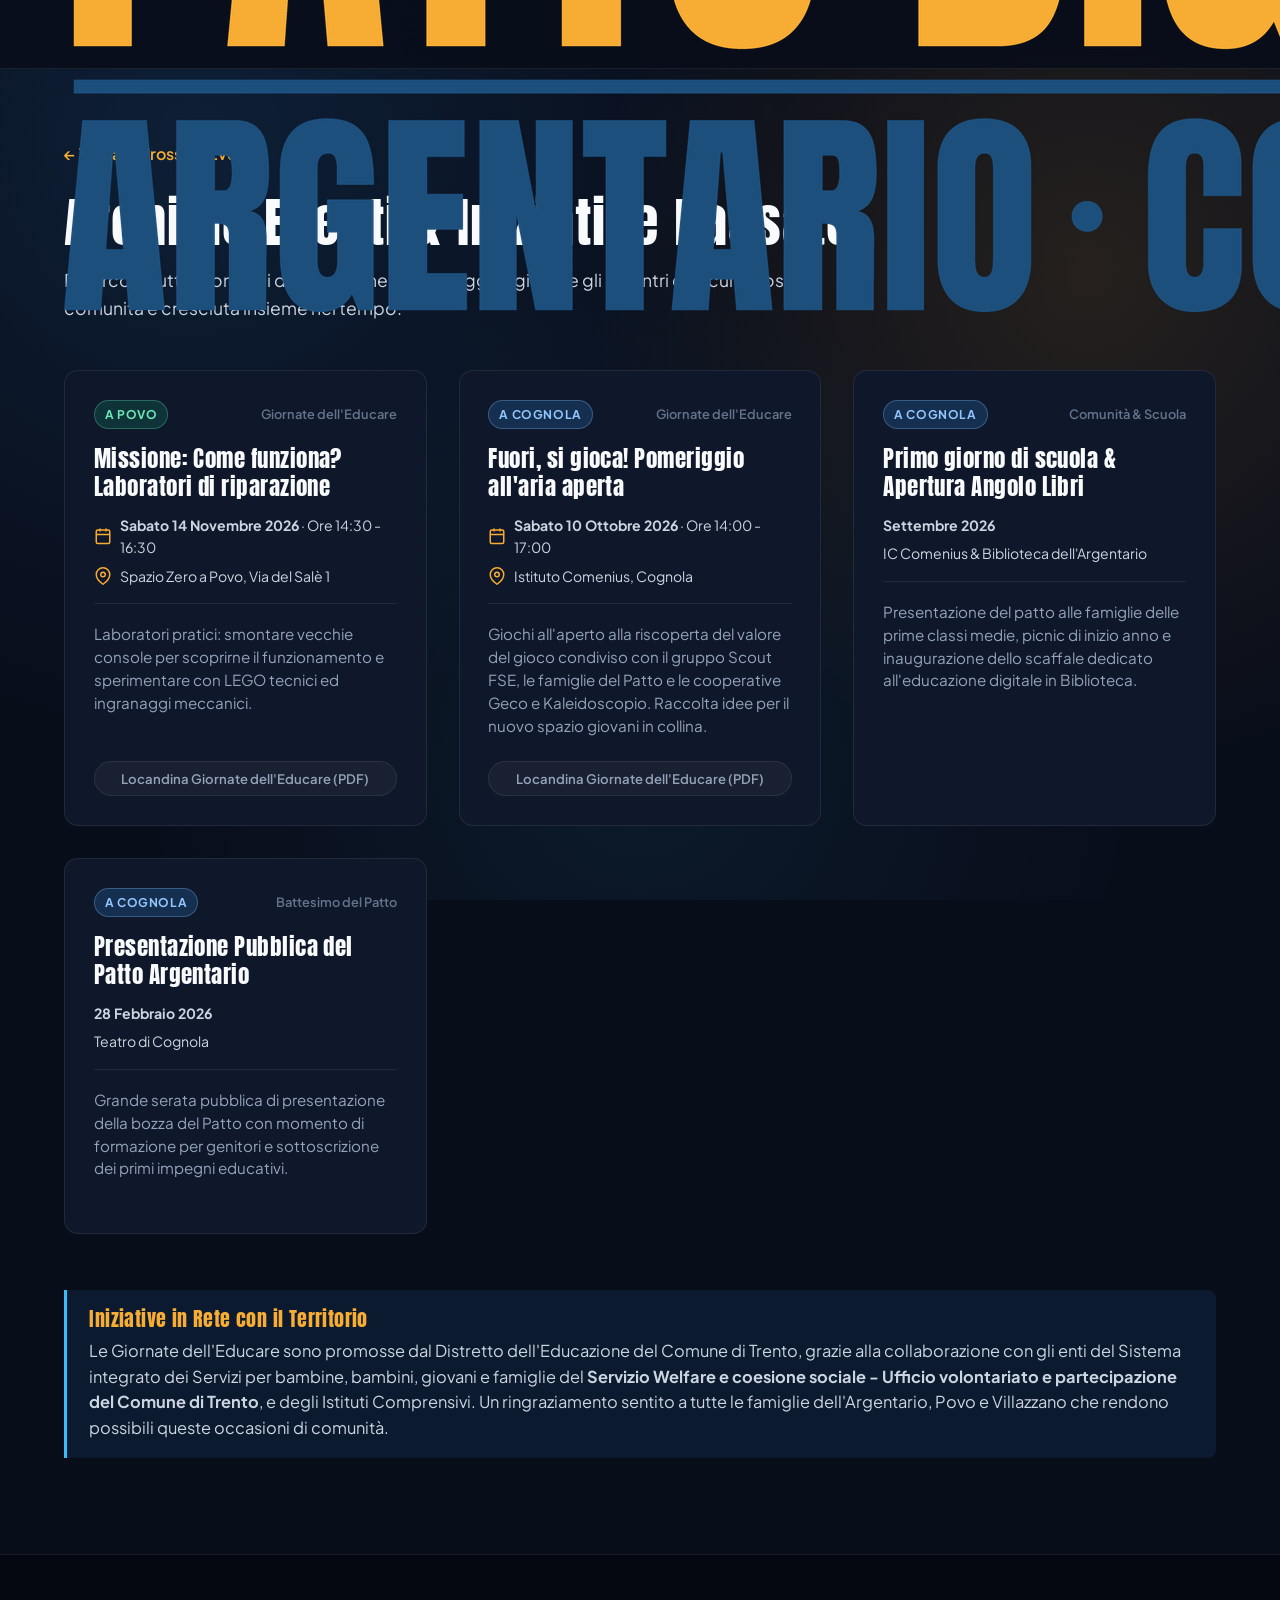
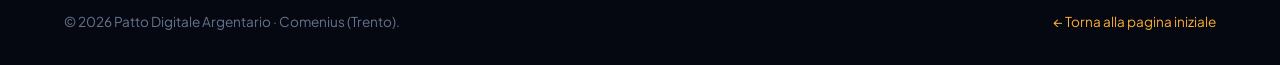
<file: eventi-passati.html>
<!DOCTYPE html>
<html lang="it">
<head>
  <meta charset="UTF-8">
  <meta name="viewport" content="width=device-width, initial-scale=1.0">
  <title>Archivio Eventi Passati | Patto Digitale Argentario · Comenius</title>
  <meta name="description" content="Tutti gli incontri, laboratori e momenti di comunità già realizzati dal Patto Digitale Argentario · Comenius a Trento.">

  <!-- Google Fonts -->
  <link rel="preconnect" href="https://fonts.googleapis.com">
  <link rel="preconnect" href="https://fonts.gstatic.com" crossorigin>
  <link href="https://fonts.googleapis.com/css2?family=Anton&family=Plus+Jakarta+Sans:ital,wght@0,400;0,500;0,600;0,700;0,800;1,400&display=swap" rel="stylesheet">

  <link rel="stylesheet" href="styles.css">
</head>
<body>

  <!-- NAVBAR -->
  <header class="site-nav">
    <div class="container nav-inner">
      <a href="index.html" class="nav-brand" aria-label="Home Patto Digitale Argentario">
        <div class="nav-logo-badge">
          <img src="assets/logo_patto.png" alt="Logo Patto Digitale Argentario" class="nav-logo-img">
        </div>
        <div class="nav-brand-text">
          <span>ARGENTARIO</span>
          <span class="nav-brand-sub">Comenius · Trento</span>
        </div>
      </a>

      <nav>
        <ul class="nav-links">
          <li><a href="index.html#patto">I 6 Punti</a></li>
          <li><a href="index.html#eventi">Prossimi Eventi</a></li>
          <li><a href="index.html#news">News</a></li>
          <li><a href="index.html#territorio">La Rete</a></li>
          <li><a href="index.html#contatti">Partecipa</a></li>
        </ul>
      </nav>

      <div class="nav-cta">
        <a href="index.html" class="btn btn-secondary btn-sm">
          ← Torna alla Home
        </a>
      </div>
    </div>
  </header>

  <main style="padding: 4.5rem 0 6rem;">
    <div class="container">

      <div style="margin-bottom: 3rem;">
        <a href="index.html#eventi" style="display: inline-flex; align-items: center; gap: 6px; font-weight: 600; color: var(--amber); margin-bottom: 1.5rem;">
          ← Torna ai Prossimi Eventi
        </a>
        <h1 style="font-size: clamp(2.2rem, 4.5vw, 3.4rem); color: var(--text-primary); margin-bottom: 0.8rem;">
          Archivio Eventi &amp; Iniziative Passate
        </h1>
        <p style="font-size: 1.1rem; color: var(--text-secondary); max-width: 750px;">
          Ripercorri tutti i momenti di formazione, i pomeriggi di gioco e gli incontri con cui la nostra comunità è cresciuta insieme nel tempo.
        </p>
      </div>

      <!-- Griglia Eventi Passati -->
      <div style="display: grid; grid-template-columns: repeat(auto-fit, minmax(340px, 1fr)); gap: 2rem;" id="allPastEvents">

        <!-- 14 Novembre: Missione come funziona -->
        <article class="event-card">
          <div class="event-top">
            <span class="loc-badge povo">A Povo</span>
            <span class="event-category">Giornate dell'Educare</span>
          </div>
          <h3 class="event-title">Missione: Come funziona? Laboratori di riparazione</h3>
          <div class="event-meta">
            <div class="event-meta-item">
              <svg width="18" height="18" viewBox="0 0 24 24" fill="none" stroke="currentColor" stroke-width="2"><rect x="3" y="4" width="18" height="18" rx="2" ry="2"></rect><line x1="16" y1="2" x2="16" y2="6"></line><line x1="8" y1="2" x2="8" y2="6"></line><line x1="3" y1="10" x2="21" y2="10"></line></svg>
              <span><strong>Sabato 14 Novembre 2026</strong> &middot; Ore 14:30 - 16:30</span>
            </div>
            <div class="event-meta-item">
              <svg width="18" height="18" viewBox="0 0 24 24" fill="none" stroke="currentColor" stroke-width="2"><path d="M21 10c0 7-9 13-9 13s-9-6-9-13a9 9 0 0 1 18 0z"></path><circle cx="12" cy="10" r="3"></circle></svg>
              <span>Spazio Zero a Povo, Via del Salè 1</span>
            </div>
          </div>
          <p class="event-desc">
            Laboratori pratici: smontare vecchie console per scoprirne il funzionamento e sperimentare con LEGO tecnici ed ingranaggi meccanici.
          </p>
          <div class="event-actions-group">
            <a href="assets/eventi/educare 2026/giornate_dell_educare_nov_26.pdf" target="_blank" rel="noopener noreferrer" class="event-pdf-link">
              Locandina Giornate dell'Educare (PDF)
            </a>
          </div>
        </article>

        <!-- 10 Ottobre: Fuori si gioca -->
        <article class="event-card">
          <div class="event-top">
            <span class="loc-badge cognola">A Cognola</span>
            <span class="event-category">Giornate dell'Educare</span>
          </div>
          <h3 class="event-title">Fuori, si gioca! Pomeriggio all'aria aperta</h3>
          <div class="event-meta">
            <div class="event-meta-item">
              <svg width="18" height="18" viewBox="0 0 24 24" fill="none" stroke="currentColor" stroke-width="2"><rect x="3" y="4" width="18" height="18" rx="2" ry="2"></rect><line x1="16" y1="2" x2="16" y2="6"></line><line x1="8" y1="2" x2="8" y2="6"></line><line x1="3" y1="10" x2="21" y2="10"></line></svg>
              <span><strong>Sabato 10 Ottobre 2026</strong> &middot; Ore 14:00 - 17:00</span>
            </div>
            <div class="event-meta-item">
              <svg width="18" height="18" viewBox="0 0 24 24" fill="none" stroke="currentColor" stroke-width="2"><path d="M21 10c0 7-9 13-9 13s-9-6-9-13a9 9 0 0 1 18 0z"></path><circle cx="12" cy="10" r="3"></circle></svg>
              <span>Istituto Comenius, Cognola</span>
            </div>
          </div>
          <p class="event-desc">
            Giochi all'aperto alla riscoperta del valore del gioco condiviso con il gruppo Scout FSE, le famiglie del Patto e le cooperative Geco e Kaleidoscopio. Raccolta idee per il nuovo spazio giovani in collina.
          </p>
          <div class="event-actions-group">
            <a href="assets/eventi/educare 2026/giornate_dell_educare_nov_26.pdf" target="_blank" rel="noopener noreferrer" class="event-pdf-link">
              Locandina Giornate dell'Educare (PDF)
            </a>
          </div>
        </article>

        <!-- Settembre: Prime Medie & Biblioteca -->
        <article class="event-card">
          <div class="event-top">
            <span class="loc-badge cognola">A Cognola</span>
            <span class="event-category">Comunità &amp; Scuola</span>
          </div>
          <h3 class="event-title">Primo giorno di scuola &amp; Apertura Angolo Libri</h3>
          <div class="event-meta">
            <div class="event-meta-item">
              <span><strong>Settembre 2026</strong></span>
            </div>
            <div class="event-meta-item">
              <span>IC Comenius &amp; Biblioteca dell'Argentario</span>
            </div>
          </div>
          <p class="event-desc">
            Presentazione del patto alle famiglie delle prime classi medie, picnic di inizio anno e inaugurazione dello scaffale dedicato all'educazione digitale in Biblioteca.
          </p>
        </article>

        <!-- 28 Febbraio: Teatro di Cognola -->
        <article class="event-card">
          <div class="event-top">
            <span class="loc-badge cognola">A Cognola</span>
            <span class="event-category">Battesimo del Patto</span>
          </div>
          <h3 class="event-title">Presentazione Pubblica del Patto Argentario</h3>
          <div class="event-meta">
            <div class="event-meta-item">
              <span><strong>28 Febbraio 2026</strong></span>
            </div>
            <div class="event-meta-item">
              <span>Teatro di Cognola</span>
            </div>
          </div>
          <p class="event-desc">
            Grande serata pubblica di presentazione della bozza del Patto con momento di formazione per genitori e sottoscrizione dei primi impegni educativi.
          </p>
        </article>

      </div>

      <!-- Ringraziamento Welfare & Circoscrizione -->
      <div class="thanks-welfare" style="margin-top: 3.5rem;">
        <h4 style="color: var(--amber); margin-bottom: 0.5rem; font-family: var(--font-heading); font-size: 1.25rem;">
          Iniziative in Rete con il Territorio
        </h4>
        <p>
          Le Giornate dell'Educare sono promosse dal Distretto dell'Educazione del Comune di Trento, grazie alla collaborazione con gli enti del Sistema integrato dei Servizi per bambine, bambini, giovani e famiglie del <strong>Servizio Welfare e coesione sociale - Ufficio volontariato e partecipazione del Comune di Trento</strong>, e degli Istituti Comprensivi. Un ringraziamento sentito a tutte le famiglie dell'Argentario, Povo e Villazzano che rendono possibili queste occasioni di comunità.
        </p>
      </div>

    </div>
  </main>

  <!-- FOOTER -->
  <footer class="site-footer">
    <div class="container">
      <div class="footer-bottom" style="border-top: none; padding-top: 0;">
        <div>&copy; 2026 Patto Digitale Argentario · Comenius (Trento).</div>
        <div>
          <a href="index.html" style="color: var(--amber);">← Torna alla pagina iniziale</a>
        </div>
      </div>
    </div>
  </footer>

</body>
</html>
</file>
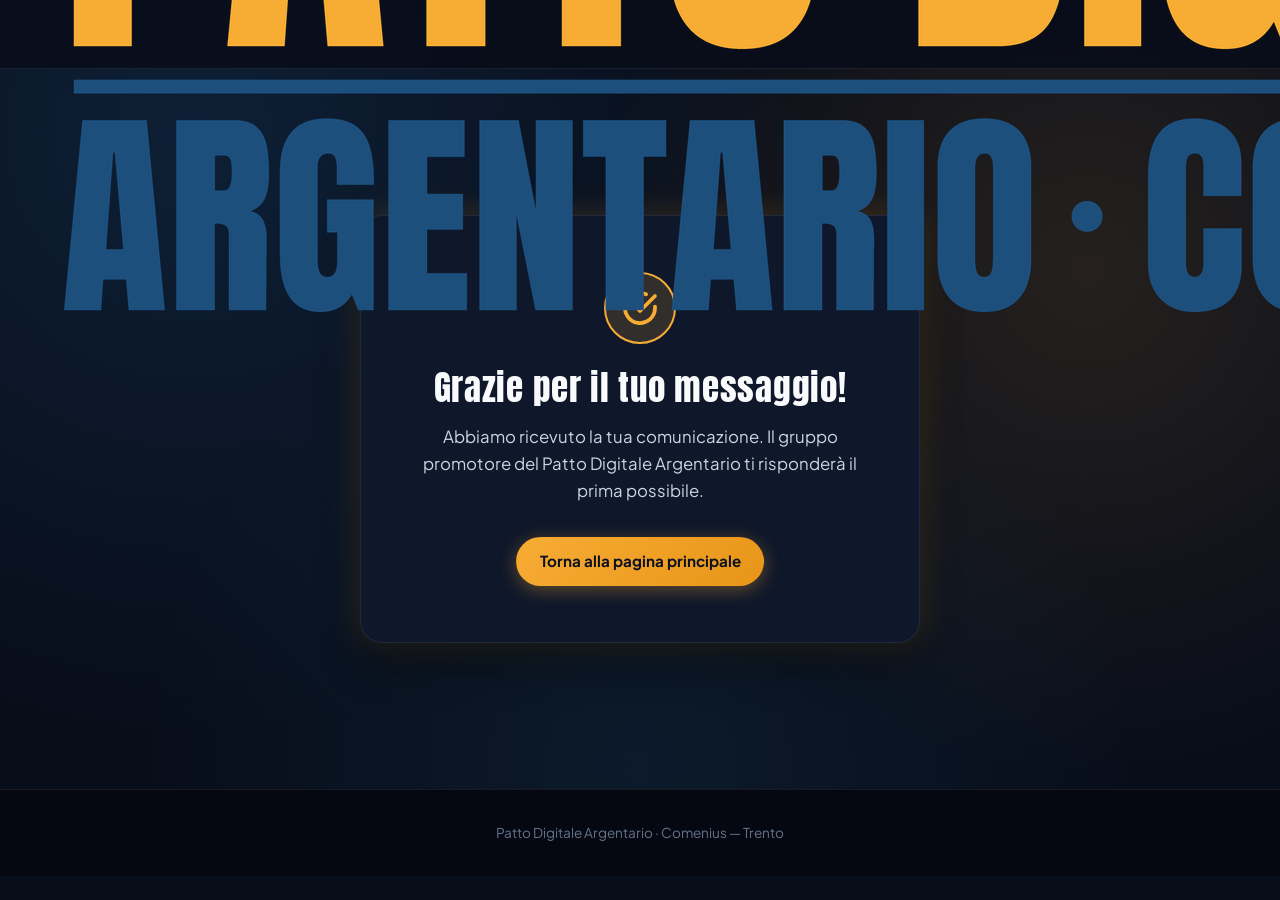
<file: grazie.html>
<!DOCTYPE html>
<html lang="it">
<head>
  <meta charset="UTF-8">
  <meta name="viewport" content="width=device-width, initial-scale=1.0">
  <title>Messaggio Inviato | Patto Digitale Argentario · Comenius</title>
  
  <link rel="preconnect" href="https://fonts.googleapis.com">
  <link rel="preconnect" href="https://fonts.gstatic.com" crossorigin>
  <link href="https://fonts.googleapis.com/css2?family=Anton&family=Plus+Jakarta+Sans:wght@400;500;600;700&display=swap" rel="stylesheet">
  
  <link rel="stylesheet" href="styles.css">
  <style>
    .thankyou-wrapper {
      min-height: 80vh;
      display: flex;
      align-items: center;
      justify-content: center;
      padding: 3rem 1.5rem;
      text-align: center;
    }
    .thankyou-card {
      background: var(--bg-card);
      border: 1.5px solid var(--border-glass);
      border-radius: var(--radius-lg);
      padding: 3.5rem 2.5rem;
      max-width: 560px;
      width: 100%;
      box-shadow: 0 20px 40px rgba(0, 0, 0, 0.4), var(--shadow-glow);
    }
    .thankyou-icon {
      width: 72px;
      height: 72px;
      margin: 0 auto 1.5rem;
      background: rgba(247, 172, 52, 0.15);
      border: 2px solid var(--amber);
      border-radius: 50%;
      display: flex;
      align-items: center;
      justify-content: center;
      color: var(--amber);
    }
    .thankyou-title {
      font-family: var(--font-heading);
      font-size: 2.2rem;
      color: var(--text-primary);
      margin-bottom: 1rem;
      letter-spacing: 0.02em;
    }
    .thankyou-desc {
      font-size: 1.05rem;
      color: var(--text-secondary);
      line-height: 1.6;
      margin-bottom: 2rem;
    }
  </style>
</head>
<body>

  <header class="site-nav">
    <div class="container nav-inner">
      <a href="index.html" class="nav-brand">
        <div class="nav-logo-badge">
          <img src="assets/logo_patto.png" alt="Logo Patto Digitale Argentario" class="nav-logo-img">
        </div>
        <div class="nav-brand-text">
          <span>ARGENTARIO</span>
          <span class="nav-brand-sub">Comenius · Trento</span>
        </div>
      </a>
      <div class="nav-cta">
        <a href="index.html" class="btn btn-secondary btn-sm">← Torna al sito</a>
      </div>
    </div>
  </header>

  <main class="thankyou-wrapper">
    <div class="thankyou-card">
      <div class="thankyou-icon">
        <svg width="36" height="36" viewBox="0 0 24 24" fill="none" stroke="currentColor" stroke-width="2.5" stroke-linecap="round" stroke-linejoin="round">
          <path d="M22 11.08V12a10 10 0 1 1-5.93-9.14"></path>
          <polyline points="22 4 12 14.01 9 11.01"></polyline>
        </svg>
      </div>
      <h1 class="thankyou-title">Grazie per il tuo messaggio!</h1>
      <p class="thankyou-desc">
        Abbiamo ricevuto la tua comunicazione. Il gruppo promotore del Patto Digitale Argentario ti risponderà il prima possibile.
      </p>
      <a href="index.html" class="btn btn-primary" style="display: inline-flex;">
        Torna alla pagina principale
      </a>
    </div>
  </main>

  <footer class="site-footer" style="padding: 2rem 0; text-align: center; font-size: 0.85rem; color: var(--text-dim);">
    <div class="container">
      Patto Digitale Argentario · Comenius — Trento
    </div>
  </footer>

</body>
</html>
</file>
<file: styles.css>
/* ============================================================
   PATTO DIGITALE ARGENTARIO · COMENIUS
   Stile Moderno Dark Theme
   ============================================================ */

:root {
  /* Palette Colori Ufficiali & Dark UI */
  --bg-main: #080d1a;
  --bg-card: #0f172a;
  --bg-card-hover: #16223d;
  --bg-card-elevated: #1a2745;
  --bg-glass: rgba(15, 23, 42, 0.78);
  --border-glass: rgba(255, 255, 255, 0.08);
  --border-glow: rgba(247, 172, 52, 0.35);

  /* Colori Identitari del Patto */
  --amber: #f7ac34;
  --amber-hover: #e5991f;
  --amber-soft: rgba(247, 172, 52, 0.14);
  --navy: #1c4f7c;
  --navy-light: #2868a2;
  --sky: #38bdf8;
  --sky-soft: rgba(56, 189, 248, 0.12);
  --emerald: #34d399;
  --emerald-soft: rgba(52, 211, 153, 0.12);

  /* Testi */
  --text-primary: #f8fafc;
  --text-secondary: #cbd5e1;
  --text-muted: #94a3b8;
  --text-dim: #64748b;

  /* Font */
  --font-main: 'Plus Jakarta Sans', system-ui, -apple-system, BlinkMacSystemFont, 'Segoe UI', Roboto, sans-serif;
  --font-heading: 'Anton', 'Outfit', sans-serif;

  /* Raggi e Ombre */
  --radius-sm: 8px;
  --radius-md: 14px;
  --radius-lg: 22px;
  --radius-pill: 9999px;
  --shadow-glow: 0 0 35px rgba(247, 172, 52, 0.2);
  --shadow-card: 0 10px 30px -10px rgba(0, 0, 0, 0.5);

  --max-w: 1200px;
  --transition: all 0.28s cubic-bezier(0.4, 0, 0.2, 1);
}

/* Reset base */
*, *::before, *::after {
  box-sizing: border-box;
  margin: 0;
  padding: 0;
}

html {
  scroll-behavior: smooth;
  font-size: 16px;
  background-color: var(--bg-main);
  color: var(--text-primary);
}

body {
  font-family: var(--font-main);
  line-height: 1.6;
  background-color: var(--bg-main);
  background-image: 
    radial-gradient(circle at 15% 15%, rgba(28, 79, 124, 0.28) 0%, transparent 45%),
    radial-gradient(circle at 85% 30%, rgba(247, 172, 52, 0.12) 0%, transparent 40%),
    radial-gradient(circle at 50% 85%, rgba(56, 189, 248, 0.08) 0%, transparent 50%);
  background-attachment: fixed;
  overflow-x: hidden;
  -webkit-font-smoothing: antialiased;
}

/* Tipografia */
h1, h2, h3, h4 {
  font-family: var(--font-heading);
  letter-spacing: 0.02em;
  font-weight: 400;
  line-height: 1.15;
}

p {
  color: var(--text-secondary);
  font-size: 1.025rem;
}

a {
  color: var(--amber);
  text-decoration: none;
  transition: var(--transition);
}

a:hover {
  color: var(--sky);
}

.container {
  width: 100%;
  max-width: var(--max-w);
  margin-left: auto;
  margin-right: auto;
  padding-left: 1.5rem;
  padding-right: 1.5rem;
}

/* ============================================================
   NAVBAR
   ============================================================ */
.site-nav {
  position: sticky;
  top: 0;
  z-index: 100;
  background: rgba(8, 13, 26, 0.88);
  backdrop-filter: blur(16px);
  -webkit-backdrop-filter: blur(16px);
  border-bottom: 1px solid var(--border-glass);
  transition: var(--transition);
}

.nav-inner {
  display: flex;
  align-items: center;
  justify-content: space-between;
  height: 68px;
}

.nav-brand {
  display: flex;
  align-items: center;
  gap: 8px;
  text-decoration: none;
}

.nav-brand-text {
  font-family: var(--font-heading);
  font-size: 1.45rem;
  color: var(--text-primary);
  letter-spacing: 0.04em;
  display: flex;
  flex-direction: column;
  line-height: 1;
}

.nav-brand-sub {
  font-family: var(--font-main);
  font-size: 0.72rem;
  color: var(--amber);
  font-weight: 700;
  text-transform: uppercase;
  letter-spacing: 0.08em;
  margin-top: 3px;
}

.nav-links {
  display: flex;
  align-items: center;
  gap: 1.6rem;
  list-style: none;
}

.nav-links a {
  color: var(--text-secondary);
  font-weight: 500;
  font-size: 0.92rem;
  padding: 6px 0;
  position: relative;
  white-space: nowrap;
}

.nav-links a::after {
  content: '';
  position: absolute;
  bottom: 0;
  left: 0;
  width: 0;
  height: 2px;
  background: var(--amber);
  transition: width 0.2s ease;
}

.nav-links a:hover {
  color: var(--text-primary);
}

.nav-links a:hover::after {
  width: 100%;
}

.nav-links a.nav-link-cta {
  background: var(--amber-soft);
  color: var(--amber);
  border: 1px solid rgba(247, 172, 52, 0.35);
  padding: 6px 16px;
  border-radius: var(--radius-pill);
  font-weight: 600;
  transition: var(--transition);
}

.nav-links a.nav-link-cta:hover {
  background: var(--amber);
  color: #080d1a;
  border-color: var(--amber);
}

.nav-links a.nav-link-cta::after {
  display: none;
}

/* Pulsante Hamburger Mobile */
.nav-toggle {
  display: none;
  background: transparent;
  border: none;
  color: var(--text-primary);
  font-size: 1.6rem;
  cursor: pointer;
  padding: 6px;
  border-radius: var(--radius-sm);
  transition: var(--transition);
}

.nav-toggle:hover {
  color: var(--amber);
  background: rgba(255, 255, 255, 0.05);
}

/* ============================================================
   BOTTONI
   ============================================================ */
.btn {
  display: inline-flex;
  align-items: center;
  justify-content: center;
  gap: 8px;
  font-family: var(--font-main);
  font-size: 0.95rem;
  font-weight: 600;
  padding: 0.72rem 1.4rem;
  border-radius: var(--radius-pill);
  cursor: pointer;
  transition: var(--transition);
  border: 1px solid transparent;
  text-decoration: none;
  white-space: nowrap;
}

.btn-primary {
  background: linear-gradient(135deg, var(--amber) 0%, #e89518 100%);
  color: #0b1120;
  font-weight: 700;
  box-shadow: 0 4px 18px rgba(247, 172, 52, 0.35);
}

.btn-primary:hover {
  color: #000;
  transform: translateY(-2px);
  box-shadow: 0 6px 24px rgba(247, 172, 52, 0.55);
}

.btn-secondary {
  background: rgba(255, 255, 255, 0.05);
  color: var(--text-primary);
  border-color: var(--border-glass);
  backdrop-filter: blur(10px);
}

.btn-secondary:hover {
  background: rgba(255, 255, 255, 0.12);
  border-color: rgba(255, 255, 255, 0.2);
  color: #fff;
  transform: translateY(-2px);
}

.btn-whatsapp {
  background: #25D366;
  color: #000;
  font-weight: 700;
}

.btn-whatsapp:hover {
  background: #20bd5a;
  color: #000;
  transform: translateY(-2px);
  box-shadow: 0 6px 20px rgba(37, 211, 102, 0.35);
}

.btn-sm {
  padding: 0.45rem 0.95rem;
  font-size: 0.85rem;
}

/* ============================================================
   HERO SECTION
   ============================================================ */
.hero {
  position: relative;
  padding: 5rem 0 4.5rem;
  overflow: hidden;
}

.hero-grid {
  display: grid;
  grid-template-columns: 1.15fr 0.85fr;
  align-items: center;
  gap: 3.5rem;
}

.hero-pill {
  display: inline-flex;
  align-items: center;
  gap: 8px;
  background: var(--amber-soft);
  color: var(--amber);
  border: 1px solid rgba(247, 172, 52, 0.3);
  padding: 6px 14px;
  border-radius: var(--radius-pill);
  font-size: 0.85rem;
  font-weight: 700;
  text-transform: uppercase;
  letter-spacing: 0.06em;
  margin-bottom: 1.5rem;
}

.hero-title {
  font-size: clamp(2.6rem, 5.2vw, 4.2rem);
  color: var(--text-primary);
  line-height: 1.08;
  margin-bottom: 1.4rem;
}

.hero-title .accent-text {
  background: linear-gradient(135deg, var(--amber) 0%, #ffd084 100%);
  -webkit-background-clip: text;
  -webkit-text-fill-color: transparent;
}

.hero-motto {
  font-size: 1.22rem;
  font-weight: 500;
  color: var(--text-secondary);
  line-height: 1.55;
  margin-bottom: 2rem;
  border-left: 3px solid var(--amber);
  padding-left: 1rem;
}

.hero-motto strong {
  color: #fff;
  font-weight: 700;
}

.hero-actions {
  display: flex;
  flex-wrap: wrap;
  align-items: center;
  gap: 1rem;
  margin-bottom: 2.5rem;
}

.hero-stats {
  display: grid;
  grid-template-columns: repeat(3, 1fr);
  gap: 1.2rem;
  padding-top: 1.8rem;
  border-top: 1px solid var(--border-glass);
}

.hero-stat-card {
  display: flex;
  flex-direction: column;
}

.hero-stat-num {
  font-family: var(--font-heading);
  font-size: 2rem;
  color: var(--amber);
  line-height: 1;
}

.hero-stat-label {
  font-size: 0.82rem;
  color: var(--text-muted);
  font-weight: 500;
  margin-top: 4px;
}

/* Immagine Hero / Card Visual */
.hero-visual {
  position: relative;
}

.hero-card {
  background: linear-gradient(145deg, rgba(22, 34, 61, 0.8) 0%, rgba(15, 23, 42, 0.95) 100%);
  border: 1px solid var(--border-glass);
  border-radius: var(--radius-lg);
  padding: 2rem;
  box-shadow: var(--shadow-card), 0 0 40px rgba(28, 79, 124, 0.3);
  position: relative;
  overflow: hidden;
}

.hero-card::before {
  content: '';
  position: absolute;
  top: -60px;
  right: -60px;
  width: 160px;
  height: 160px;
  border-radius: 50%;
  background: radial-gradient(circle, var(--amber-soft) 0%, transparent 70%);
  pointer-events: none;
}

.hero-card-header {
  display: flex;
  align-items: center;
  justify-content: space-between;
  margin-bottom: 1.5rem;
}

.hero-badge-tag {
  background: var(--navy);
  color: #fff;
  padding: 4px 10px;
  border-radius: var(--radius-pill);
  font-size: 0.75rem;
  font-weight: 700;
  text-transform: uppercase;
  letter-spacing: 0.05em;
}

.hero-art-wrapper {
  background: rgba(255, 255, 255, 0.03);
  border-radius: var(--radius-md);
  padding: 1.5rem;
  display: flex;
  justify-content: center;
  align-items: center;
  margin-bottom: 1.5rem;
  border: 1px dashed rgba(255, 255, 255, 0.1);
}

.hero-art-img {
  max-width: 100%;
  height: auto;
  max-height: 240px;
  object-fit: contain;
  filter: drop-shadow(0 8px 16px rgba(0,0,0,0.4));
}

.hero-card-quote {
  font-size: 0.92rem;
  color: var(--text-secondary);
  font-style: italic;
  line-height: 1.5;
  text-align: center;
}

/* ============================================================
   SEZIONI GENERALI
   ============================================================ */
.section {
  padding: 5.5rem 0;
  position: relative;
}

.section-alt {
  background: rgba(15, 23, 42, 0.45);
  border-top: 1px solid var(--border-glass);
  border-bottom: 1px solid var(--border-glass);
}

.section-header {
  text-align: center;
  max-width: 760px;
  margin: 0 auto 3.5rem;
}

.section-kicker {
  display: inline-block;
  color: var(--amber);
  font-size: 0.85rem;
  font-weight: 700;
  text-transform: uppercase;
  letter-spacing: 0.1em;
  margin-bottom: 0.6rem;
}

.section-title {
  font-size: clamp(2rem, 3.8vw, 3rem);
  margin-bottom: 1rem;
}

.section-desc {
  font-size: 1.1rem;
  color: var(--text-muted);
}

/* ============================================================
   I 6 PUNTI DEL PATTO
   ============================================================ */
.rules-grid {
  display: grid;
  grid-template-columns: repeat(auto-fit, minmax(340px, 1fr));
  gap: 1.6rem;
  margin-bottom: 3rem;
}

.rule-card {
  background: var(--bg-card);
  border: 1px solid var(--border-glass);
  border-radius: var(--radius-md);
  padding: 1.8rem;
  position: relative;
  display: flex;
  flex-direction: column;
  transition: var(--transition);
}

.rule-card:hover {
  transform: translateY(-4px);
  border-color: rgba(247, 172, 52, 0.4);
  background: var(--bg-card-hover);
  box-shadow: 0 12px 30px -10px rgba(0, 0, 0, 0.6);
}

.rule-header {
  display: flex;
  align-items: center;
  gap: 1rem;
  margin-bottom: 1.2rem;
}

.rule-num {
  width: 44px;
  height: 44px;
  border-radius: 12px;
  background: var(--navy);
  color: #fff;
  font-family: var(--font-heading);
  font-size: 1.6rem;
  display: flex;
  align-items: center;
  justify-content: center;
  flex-shrink: 0;
  border: 2px solid rgba(255, 255, 255, 0.15);
}

.rule-title {
  font-family: var(--font-heading);
  font-size: 1.35rem;
  line-height: 1.18;
  color: var(--text-primary);
}

.rule-card p {
  font-size: 0.95rem;
  color: var(--text-secondary);
  line-height: 1.55;
  margin-bottom: 1rem;
}

.rule-highlight {
  margin-top: auto;
  padding: 0.75rem 1rem;
  background: rgba(255, 255, 255, 0.03);
  border-left: 2px solid var(--sky);
  border-radius: 0 var(--radius-sm) var(--radius-sm) 0;
  font-size: 0.85rem;
  color: var(--text-muted);
}

/* Regola 6 Evidenziata */
.rule-card.rule-special {
  grid-column: 1 / -1;
  background: linear-gradient(145deg, #182744 0%, #111a2d 100%);
  border: 1.5px solid var(--amber);
  box-shadow: var(--shadow-glow);
}

.rule-card.rule-special .rule-num {
  background: var(--amber);
  color: #0b1120;
  border: 2px solid #fff;
  font-size: 1.8rem;
  width: 52px;
  height: 52px;
}

.rule-card.rule-special .rule-title {
  font-size: 1.6rem;
  color: var(--amber);
}

.rule-card.rule-special .rule-special-body {
  display: grid;
  grid-template-columns: 1fr 280px;
  gap: 2rem;
  align-items: center;
}

.rule-special-img {
  width: 100%;
  max-height: 170px;
  object-fit: cover;
  border-radius: var(--radius-sm);
  border: 2px solid rgba(255, 255, 255, 0.1);
}

.rule-tag-extra {
  display: inline-block;
  background: var(--amber);
  color: #0b1120;
  font-size: 0.72rem;
  font-weight: 800;
  text-transform: uppercase;
  letter-spacing: 0.08em;
  padding: 3px 8px;
  border-radius: var(--radius-sm);
  margin-bottom: 6px;
}

/* Download CTA Card */
.download-box {
  background: linear-gradient(135deg, rgba(28, 79, 124, 0.35) 0%, rgba(15, 23, 42, 0.8) 100%);
  border: 1px solid var(--border-glass);
  border-radius: var(--radius-lg);
  padding: 2.2rem 2.8rem;
  display: flex;
  align-items: center;
  justify-content: space-between;
  gap: 2rem;
  box-shadow: var(--shadow-card);
}

.download-box-text h3 {
  font-size: 1.8rem;
  color: var(--text-primary);
  margin-bottom: 0.4rem;
}

.download-box-text p {
  color: var(--text-secondary);
  font-size: 1rem;
}

/* ============================================================
   PROSSIMI EVENTI
   ============================================================ */
.events-list {
  display: grid;
  grid-template-columns: repeat(auto-fit, minmax(330px, 1fr));
  gap: 1.8rem;
}

.event-card {
  background: var(--bg-card);
  border: 1px solid var(--border-glass);
  border-radius: var(--radius-md);
  padding: 1.8rem;
  display: flex;
  flex-direction: column;
  transition: var(--transition);
  position: relative;
  overflow: hidden;
}

.event-card:hover {
  transform: translateY(-4px);
  border-color: rgba(56, 189, 248, 0.4);
  box-shadow: 0 12px 30px -10px rgba(0, 0, 0, 0.6);
}

.event-top {
  display: flex;
  align-items: center;
  justify-content: space-between;
  margin-bottom: 1rem;
}

.event-badge {
  font-size: 0.75rem;
  font-weight: 700;
  text-transform: uppercase;
  letter-spacing: 0.05em;
  padding: 4px 10px;
  border-radius: var(--radius-pill);
}

.event-badge.warning {
  background: var(--amber-soft);
  color: var(--amber);
  border: 1px solid rgba(247, 172, 52, 0.3);
}

.event-badge.success {
  background: var(--emerald-soft);
  color: var(--emerald);
  border: 1px solid rgba(52, 211, 153, 0.3);
}

.event-badge.primary {
  background: var(--sky-soft);
  color: var(--sky);
  border: 1px solid rgba(56, 189, 248, 0.3);
}

.event-category {
  font-size: 0.8rem;
  color: var(--text-dim);
  font-weight: 600;
}

.event-title {
  font-family: var(--font-heading);
  font-size: 1.45rem;
  color: var(--text-primary);
  margin-bottom: 0.8rem;
  line-height: 1.2;
}

.event-meta {
  display: flex;
  flex-direction: column;
  gap: 6px;
  margin-bottom: 1.2rem;
  padding-bottom: 1rem;
  border-bottom: 1px solid var(--border-glass);
}

.event-meta-item {
  display: flex;
  align-items: center;
  gap: 8px;
  font-size: 0.88rem;
  color: var(--text-secondary);
}

.event-meta-item svg {
  color: var(--amber);
  flex-shrink: 0;
}

.event-desc {
  font-size: 0.95rem;
  color: var(--text-muted);
  line-height: 1.5;
  margin-bottom: 1.5rem;
}

.event-footer {
  margin-top: auto;
}

/* ============================================================
   NEWS & AGGIORNAMENTI
   ============================================================ */
.news-filters {
  display: flex;
  justify-content: center;
  gap: 0.6rem;
  margin-bottom: 2.5rem;
  flex-wrap: wrap;
}

.filter-btn {
  background: rgba(255, 255, 255, 0.04);
  border: 1px solid var(--border-glass);
  color: var(--text-secondary);
  font-family: var(--font-main);
  font-size: 0.88rem;
  font-weight: 600;
  padding: 0.5rem 1.1rem;
  border-radius: var(--radius-pill);
  cursor: pointer;
  transition: var(--transition);
}

.filter-btn:hover {
  background: rgba(255, 255, 255, 0.08);
  color: #fff;
}

.filter-btn.active {
  background: var(--amber);
  color: #0b1120;
  border-color: var(--amber);
  font-weight: 700;
}

.news-grid {
  display: grid;
  grid-template-columns: repeat(auto-fit, minmax(320px, 1fr));
  gap: 1.8rem;
}

.news-card {
  background: var(--bg-card);
  border: 1px solid var(--border-glass);
  border-radius: var(--radius-md);
  padding: 1.6rem;
  display: flex;
  flex-direction: column;
  transition: var(--transition);
}

.news-card:hover {
  transform: translateY(-4px);
  border-color: rgba(255, 255, 255, 0.2);
  background: var(--bg-card-hover);
}

.news-header {
  display: flex;
  align-items: center;
  justify-content: space-between;
  margin-bottom: 0.8rem;
}

.news-badge {
  font-size: 0.72rem;
  font-weight: 700;
  text-transform: uppercase;
  padding: 3px 8px;
  border-radius: var(--radius-sm);
  background: rgba(28, 79, 124, 0.4);
  color: var(--sky);
}

.news-badge.nazionale {
  background: rgba(247, 172, 52, 0.15);
  color: var(--amber);
}

.news-date {
  font-size: 0.8rem;
  color: var(--text-dim);
}

.news-title {
  font-family: var(--font-heading);
  font-size: 1.35rem;
  line-height: 1.25;
  color: var(--text-primary);
  margin-bottom: 0.8rem;
}

.news-summary {
  font-size: 0.92rem;
  color: var(--text-secondary);
  line-height: 1.5;
  margin-bottom: 1.2rem;
}

.news-link {
  margin-top: auto;
  font-size: 0.88rem;
  font-weight: 600;
  color: var(--amber);
  display: inline-flex;
  align-items: center;
  gap: 4px;
}

.news-link:hover {
  color: var(--sky);
}

/* ============================================================
   IL NOSTRO PERCORSO & RETE TERRITORIALE
   ============================================================ */
.story-grid {
  display: grid;
  grid-template-columns: 1fr 1fr;
  gap: 3.5rem;
  align-items: flex-start;
}

.timeline {
  position: relative;
  padding-left: 2rem;
  border-left: 2px dashed rgba(247, 172, 52, 0.4);
}

.timeline-item {
  position: relative;
  margin-bottom: 2rem;
}

.timeline-item:last-child {
  margin-bottom: 0;
}

.timeline-dot {
  position: absolute;
  left: -2.6rem;
  top: 4px;
  width: 18px;
  height: 18px;
  border-radius: 50%;
  background: var(--amber);
  box-shadow: 0 0 0 4px var(--bg-main), 0 0 10px rgba(247, 172, 52, 0.5);
}

.timeline-item:nth-child(even) .timeline-dot {
  background: var(--sky);
  box-shadow: 0 0 0 4px var(--bg-main), 0 0 10px rgba(56, 189, 248, 0.5);
}

.timeline-date {
  font-family: var(--font-heading);
  font-size: 1.15rem;
  color: var(--amber);
  text-transform: uppercase;
  margin-bottom: 0.3rem;
  letter-spacing: 0.04em;
}

.timeline-item:nth-child(even) .timeline-date {
  color: var(--sky);
}

.timeline-text {
  font-size: 0.95rem;
  color: var(--text-secondary);
  line-height: 1.45;
}

/* Card Territorio & Partner */
.territory-box {
  background: var(--bg-card);
  border: 1px solid var(--border-glass);
  border-radius: var(--radius-md);
  padding: 2rem;
}

.territory-box h3 {
  font-size: 1.6rem;
  color: var(--text-primary);
  margin-bottom: 1rem;
}

.territory-box p {
  font-size: 0.95rem;
  line-height: 1.55;
  margin-bottom: 1.5rem;
}

.partner-pills {
  display: flex;
  flex-wrap: wrap;
  gap: 0.6rem;
  margin-bottom: 2rem;
}

.partner-pill {
  background: rgba(255, 255, 255, 0.05);
  border: 1px solid var(--border-glass);
  padding: 6px 12px;
  border-radius: var(--radius-pill);
  font-size: 0.82rem;
  color: var(--text-secondary);
  font-weight: 600;
}

.territory-art {
  display: flex;
  justify-content: center;
  padding: 1rem;
  background: rgba(255, 255, 255, 0.02);
  border-radius: var(--radius-sm);
}

.territory-art img {
  max-width: 100%;
  height: auto;
  max-height: 180px;
}

/* ============================================================
   CONTATTI & PARTECIPA
   ============================================================ */
.contact-grid {
  display: grid;
  grid-template-columns: 1fr 1fr;
  gap: 3rem;
  align-items: stretch;
}

.contact-card-info {
  background: linear-gradient(145deg, #121c33 0%, #0d1526 100%);
  border: 1px solid var(--border-glass);
  border-radius: var(--radius-md);
  padding: 2.4rem;
  display: flex;
  flex-direction: column;
}

.contact-card-info h3 {
  font-size: 1.8rem;
  margin-bottom: 0.8rem;
  color: var(--text-primary);
}

.contact-methods {
  display: flex;
  flex-direction: column;
  gap: 1.2rem;
  margin: 1.8rem 0;
}

.contact-method-item {
  display: flex;
  align-items: flex-start;
  gap: 14px;
}

.contact-icon {
  width: 40px;
  height: 40px;
  border-radius: 10px;
  background: var(--amber-soft);
  color: var(--amber);
  display: flex;
  align-items: center;
  justify-content: center;
  flex-shrink: 0;
}

.contact-method-item h4 {
  font-family: var(--font-main);
  font-size: 1rem;
  font-weight: 700;
  color: var(--text-primary);
  margin-bottom: 2px;
}

.contact-method-item p {
  font-size: 0.88rem;
  color: var(--text-muted);
}

.whatsapp-box {
  margin-top: auto;
  background: rgba(37, 211, 102, 0.1);
  border: 1px solid rgba(37, 211, 102, 0.3);
  border-radius: var(--radius-sm);
  padding: 1.2rem;
}

.whatsapp-box p {
  font-size: 0.88rem;
  color: #d1fae5;
  margin-bottom: 0.8rem;
}

/* Form */
.contact-form-card {
  background: var(--bg-card);
  border: 1px solid var(--border-glass);
  border-radius: var(--radius-md);
  padding: 2.4rem;
}

.contact-form-card h3 {
  font-size: 1.6rem;
  margin-bottom: 0.4rem;
}

.contact-form-card > p {
  font-size: 0.92rem;
  margin-bottom: 1.6rem;
}

.form-group {
  margin-bottom: 1.2rem;
}

.form-group label {
  display: block;
  font-size: 0.85rem;
  font-weight: 600;
  color: var(--text-secondary);
  margin-bottom: 6px;
}

.form-control {
  width: 100%;
  background: rgba(255, 255, 255, 0.04);
  border: 1px solid var(--border-glass);
  border-radius: var(--radius-sm);
  padding: 0.75rem 1rem;
  font-family: var(--font-main);
  font-size: 0.95rem;
  color: var(--text-primary);
  transition: var(--transition);
}

.form-control:focus {
  outline: none;
  border-color: var(--amber);
  background: rgba(255, 255, 255, 0.07);
  box-shadow: 0 0 0 3px rgba(247, 172, 52, 0.2);
}

select.form-control {
  color-scheme: dark;
  background-color: #0f1c3f;
  color: var(--text-primary);
  cursor: pointer;
}

select.form-control option {
  background-color: #0b1329;
  color: #f8fafc;
  padding: 0.6rem 1rem;
}

textarea.form-control {
  resize: vertical;
  min-height: 110px;
}

/* ============================================================
   FOOTER
   ============================================================ */
.site-footer {
  border-top: 1px solid var(--border-glass);
  background: #050811;
  padding: 3.5rem 0 2rem;
}

.footer-top {
  display: grid;
  grid-template-columns: 1.4fr 1fr 1fr;
  gap: 3rem;
  margin-bottom: 2.5rem;
}

.footer-brand h4 {
  font-size: 1.5rem;
  color: var(--text-primary);
  margin-bottom: 0.6rem;
}

.footer-brand p {
  font-size: 0.9rem;
  color: var(--text-muted);
  max-width: 380px;
}

.footer-col h5 {
  font-family: var(--font-main);
  font-size: 0.95rem;
  font-weight: 700;
  text-transform: uppercase;
  letter-spacing: 0.06em;
  color: var(--amber);
  margin-bottom: 1rem;
}

.footer-col ul {
  list-style: none;
  display: flex;
  flex-direction: column;
  gap: 8px;
}

.footer-col a {
  color: var(--text-muted);
  font-size: 0.9rem;
}

.footer-col a:hover {
  color: var(--text-primary);
}

.footer-bottom {
  padding-top: 2rem;
  border-top: 1px solid var(--border-glass);
  display: flex;
  justify-content: space-between;
  align-items: center;
  flex-wrap: wrap;
  gap: 1rem;
  font-size: 0.85rem;
  color: var(--text-dim);
}

/* ============================================================
   RESPONSIVE (MOBILE & TABLET)
   ============================================================ */

/* Responsive Navbar: sotto i 880px passa al menu drawer / hamburger */
@media (max-width: 880px) {
  .nav-toggle {
    display: flex;
    align-items: center;
    justify-content: center;
  }

  .nav-links {
    position: fixed;
    top: 68px;
    left: 0;
    right: 0;
    background: var(--bg-card);
    border-bottom: 1px solid var(--border-glass);
    flex-direction: column;
    padding: 1.8rem 2rem;
    gap: 1.2rem;
    display: none;
    z-index: 99;
    box-shadow: 0 16px 36px rgba(0, 0, 0, 0.6);
  }

  .nav-links.active {
    display: flex;
  }

  .nav-links a {
    font-size: 1.05rem;
    padding: 8px 0;
    width: 100%;
  }

  .nav-links a.nav-link-cta {
    text-align: center;
    padding: 10px;
    margin-top: 0.5rem;
  }
}

@media (max-width: 992px) {
  .hero-grid,
  .story-grid,
  .contact-grid,
  .rule-card.rule-special .rule-special-body {
    grid-template-columns: 1fr;
    gap: 2.5rem;
  }

  .footer-top {
    grid-template-columns: 1fr;
    gap: 2rem;
  }

  .download-box {
    flex-direction: column;
    text-align: center;
  }
}

@media (max-width: 768px) {
  .hero-stats {
    grid-template-columns: 1fr;
    gap: 1rem;
  }
}

/* ============================================================
   BANNER INVITO REALTÀ & ASSOCIAZIONI
   ============================================================ */
.partner-cta-banner {
  background: linear-gradient(135deg, rgba(247, 172, 52, 0.12) 0%, rgba(28, 79, 124, 0.3) 100%);
  border: 1.5px solid var(--amber);
  border-radius: var(--radius-lg);
  padding: 2.2rem 2.8rem;
  margin: 3.5rem 0 1rem;
  display: flex;
  align-items: center;
  justify-content: space-between;
  gap: 2rem;
  box-shadow: 0 10px 30px rgba(0, 0, 0, 0.4), var(--shadow-glow);
}

.partner-cta-text h3 {
  font-size: 1.7rem;
  color: var(--amber);
  margin-bottom: 0.5rem;
}

.partner-cta-text p {
  font-size: 1rem;
  color: var(--text-primary);
  max-width: 680px;
}

/* ============================================================
   BADGE LOCALITÀ & ZOOM
   ============================================================ */
.loc-badge {
  display: inline-flex;
  align-items: center;
  gap: 5px;
  font-size: 0.75rem;
  font-weight: 700;
  text-transform: uppercase;
  letter-spacing: 0.05em;
  padding: 4px 10px;
  border-radius: var(--radius-pill);
}

.loc-badge.cognola {
  background: rgba(28, 79, 124, 0.45);
  color: #93c5fd;
  border: 1px solid rgba(147, 197, 253, 0.3);
}

.loc-badge.povo {
  background: rgba(16, 185, 129, 0.18);
  color: #6ee7b7;
  border: 1px solid rgba(110, 231, 183, 0.3);
}

.loc-badge.online {
  background: rgba(247, 172, 52, 0.18);
  color: var(--amber);
  border: 1px solid rgba(247, 172, 52, 0.3);
}

.loc-badge.cembra {
  background: rgba(236, 72, 153, 0.18);
  color: #f472b6;
  border: 1px solid rgba(244, 114, 182, 0.35);
}

.loc-badge.rotaliana {
  background: rgba(168, 85, 247, 0.18);
  color: #c084fc;
  border: 1px solid rgba(192, 132, 252, 0.35);
}

.loc-badge.rovereto {
  background: rgba(245, 158, 11, 0.18);
  color: #fbbf24;
  border: 1px solid rgba(251, 191, 36, 0.35);
}

.zoom-box {
  background: rgba(28, 79, 124, 0.25);
  border: 1px solid rgba(56, 189, 248, 0.25);
  border-radius: var(--radius-sm);
  padding: 0.75rem 1rem;
  margin: 0.8rem 0;
  display: flex;
  align-items: center;
  justify-content: space-between;
  flex-wrap: wrap;
  gap: 8px;
}

.zoom-passcode {
  font-family: monospace;
  font-size: 0.95rem;
  background: rgba(0, 0, 0, 0.4);
  padding: 2px 8px;
  border-radius: 4px;
  color: var(--sky);
  font-weight: 700;
  border: 1px dashed rgba(56, 189, 248, 0.4);
}

.event-speaker-line {
  font-size: 0.84rem;
  color: var(--text-secondary);
  font-style: italic;
  margin-bottom: 0.8rem;
  border-left: 2px solid var(--amber);
  padding-left: 8px;
}

.event-actions-group {
  display: flex;
  flex-direction: column;
  gap: 8px;
  margin-top: auto;
}

.event-pdf-link {
  display: inline-flex;
  align-items: center;
  justify-content: center;
  gap: 6px;
  font-size: 0.82rem;
  font-weight: 600;
  color: var(--text-muted);
  padding: 6px 12px;
  border-radius: var(--radius-pill);
  background: rgba(255, 255, 255, 0.04);
  border: 1px solid var(--border-glass);
  text-decoration: none;
  transition: var(--transition);
}

.event-pdf-link:hover {
  background: rgba(255, 255, 255, 0.08);
  color: var(--text-primary);
  border-color: rgba(255, 255, 255, 0.2);
}

/* ============================================================
   SEZIONE CAMPAGNA NAZIONALE: ASPETTANDO LO SMARTPHONE
   ============================================================ */
.campaign-card {
  background: linear-gradient(135deg, #0e1e38 0%, #17152b 100%);
  border: 1.5px solid rgba(56, 189, 248, 0.35);
  border-radius: var(--radius-lg);
  padding: 3rem;
  box-shadow: 0 14px 40px rgba(0, 0, 0, 0.5), 0 0 35px rgba(56, 189, 248, 0.15);
  display: grid;
  grid-template-columns: 1.3fr 0.7fr;
  align-items: center;
  gap: 3rem;
  margin-top: 2rem;
}

.campaign-pill {
  display: inline-flex;
  align-items: center;
  gap: 6px;
  background: rgba(56, 189, 248, 0.15);
  color: var(--sky);
  padding: 4px 12px;
  border-radius: var(--radius-pill);
  font-size: 0.75rem;
  font-weight: 800;
  letter-spacing: 0.08em;
  text-transform: uppercase;
  margin-bottom: 1rem;
}

.campaign-card h3 {
  font-size: 2.2rem;
  line-height: 1.15;
  color: var(--text-primary);
  margin-bottom: 1rem;
}

.campaign-card h3 span {
  color: var(--sky);
}

.campaign-card p {
  font-size: 1.02rem;
  color: var(--text-secondary);
  line-height: 1.6;
  margin-bottom: 1.8rem;
}

.campaign-visual-box {
  background: rgba(255, 255, 255, 0.03);
  border: 1px dashed rgba(255, 255, 255, 0.15);
  border-radius: var(--radius-md);
  padding: 2rem;
  text-align: center;
}

.campaign-visual-box h4 {
  font-size: 1.3rem;
  color: var(--amber);
  margin-bottom: 0.5rem;
}

.campaign-visual-box p {
  font-size: 0.88rem;
  color: var(--text-muted);
  margin-bottom: 1.5rem;
}

/* ============================================================
   SEZIONE EVENTI PASSATI
   ============================================================ */
.past-events-wrapper {
  margin-top: 3.5rem;
  padding-top: 2.5rem;
  border-top: 1px solid var(--border-glass);
}

.past-events-header {
  display: flex;
  align-items: center;
  justify-content: space-between;
  margin-bottom: 1.8rem;
  flex-wrap: wrap;
  gap: 1rem;
}

.past-events-header h3 {
  font-size: 1.5rem;
  color: var(--text-primary);
}

.past-events-grid {
  display: grid;
  grid-template-columns: repeat(auto-fit, minmax(320px, 1fr));
  gap: 1.5rem;
}

.past-event-card {
  background: rgba(15, 23, 42, 0.6);
  border: 1px solid var(--border-glass);
  border-radius: var(--radius-md);
  padding: 1.5rem;
  display: flex;
  flex-direction: column;
  position: relative;
  opacity: 0.88;
  transition: var(--transition);
}

.past-event-card:hover {
  opacity: 1;
  background: var(--bg-card);
  border-color: rgba(255, 255, 255, 0.2);
}

.past-tag {
  display: inline-block;
  font-size: 0.72rem;
  font-weight: 700;
  text-transform: uppercase;
  color: var(--text-dim);
  background: rgba(255, 255, 255, 0.05);
  padding: 2px 8px;
  border-radius: var(--radius-sm);
  margin-bottom: 0.6rem;
}

/* Ringraziamenti Comune/Welfare */
.thanks-welfare {
  background: rgba(28, 79, 124, 0.2);
  border-left: 3px solid var(--sky);
  padding: 1.1rem 1.4rem;
  border-radius: 0 var(--radius-sm) var(--radius-sm) 0;
  margin-top: 2.5rem;
  font-size: 0.92rem;
  color: var(--text-secondary);
  line-height: 1.55;
}

@media (max-width: 992px) {
  .campaign-card {
    grid-template-columns: 1fr;
    padding: 2rem;
  }

  .partner-cta-banner {
    flex-direction: column;
    text-align: center;
    padding: 2rem;
  }
}

/* ============================================================
   SEZIONE DICONO DI NOI (RASSEGNA STAMPA)
   ============================================================ */
.press-grid {
  display: grid;
  grid-template-columns: repeat(auto-fit, minmax(330px, 1fr));
  gap: 2rem;
}

.press-card {
  background: var(--bg-card);
  border: 1px solid var(--border-glass);
  border-radius: var(--radius-md);
  padding: 1.6rem;
  display: flex;
  flex-direction: column;
  transition: var(--transition);
  position: relative;
  overflow: hidden;
}

.press-card:hover {
  transform: translateY(-4px);
  border-color: rgba(247, 172, 52, 0.4);
  box-shadow: 0 14px 34px -10px rgba(0, 0, 0, 0.65);
}

.press-top {
  display: flex;
  align-items: center;
  justify-content: space-between;
  margin-bottom: 1rem;
}

.press-source-tag {
  display: inline-flex;
  align-items: center;
  gap: 6px;
  background: rgba(28, 79, 124, 0.35);
  color: #93c5fd;
  border: 1px solid rgba(147, 197, 253, 0.25);
  padding: 4px 10px;
  border-radius: var(--radius-pill);
  font-size: 0.76rem;
  font-weight: 700;
  text-transform: uppercase;
  letter-spacing: 0.05em;
}

.press-date {
  font-size: 0.8rem;
  color: var(--text-dim);
}

.press-thumb-container {
  position: relative;
  width: 100%;
  height: 200px;
  border-radius: var(--radius-sm);
  overflow: hidden;
  margin-bottom: 1.2rem;
  background: rgba(0, 0, 0, 0.3);
  border: 1px solid var(--border-glass);
  cursor: pointer;
}

.press-thumb-img {
  width: 100%;
  height: 100%;
  object-fit: cover;
  object-position: top center;
  transition: transform 0.35s ease;
}

.press-thumb-container:hover .press-thumb-img {
  transform: scale(1.05);
}

.press-zoom-badge {
  position: absolute;
  bottom: 10px;
  right: 10px;
  background: rgba(15, 23, 42, 0.88);
  backdrop-filter: blur(8px);
  color: var(--text-primary);
  font-size: 0.75rem;
  font-weight: 600;
  padding: 4px 10px;
  border-radius: var(--radius-pill);
  border: 1px solid var(--border-glass);
  display: flex;
  align-items: center;
  gap: 5px;
  pointer-events: none;
}

.press-title {
  font-family: var(--font-heading);
  font-size: 1.35rem;
  color: var(--text-primary);
  line-height: 1.22;
  margin-bottom: 0.4rem;
}

.press-subtitle {
  font-size: 0.88rem;
  color: var(--amber);
  font-weight: 600;
  margin-bottom: 0.8rem;
  line-height: 1.35;
}

.press-summary {
  font-size: 0.92rem;
  color: var(--text-secondary);
  line-height: 1.5;
  margin-bottom: 1.2rem;
}

.press-actions {
  margin-top: auto;
  display: flex;
  align-items: center;
  justify-content: space-between;
  padding-top: 0.8rem;
  border-top: 1px solid var(--border-glass);
}

.press-link {
  font-size: 0.85rem;
  font-weight: 600;
  color: var(--amber);
  display: inline-flex;
  align-items: center;
  gap: 4px;
}

.press-link:hover {
  color: var(--sky);
}

/* Lightbox Modal per ritagli giornale */
.press-modal {
  display: none;
  position: fixed;
  z-index: 1000;
  top: 0;
  left: 0;
  width: 100%;
  height: 100%;
  background: rgba(4, 7, 15, 0.92);
  backdrop-filter: blur(12px);
  align-items: center;
  justify-content: center;
  padding: 2rem;
  cursor: zoom-out;
}

.press-modal.active {
  display: flex;
}

.press-modal-content {
  position: relative;
  max-width: 900px;
  max-height: 90vh;
  display: flex;
  flex-direction: column;
  align-items: center;
  cursor: default;
}

.press-modal-img {
  max-width: 100%;
  max-height: 80vh;
  object-fit: contain;
  border-radius: var(--radius-sm);
  border: 1px solid var(--border-glass);
  box-shadow: 0 20px 50px rgba(0, 0, 0, 0.8);
}

.press-modal-caption {
  margin-top: 1rem;
  color: var(--text-secondary);
  font-size: 0.92rem;
  text-align: center;
}

.press-modal-close {
  position: absolute;
  top: -40px;
  right: 0;
  background: transparent;
  border: none;
  color: #fff;
  font-size: 2rem;
  cursor: pointer;
  line-height: 1;
}

/* ============================================================
   SEZIONE EVENTI IN TRENTINO & MAPPA RETE PROVINCIALE
   ============================================================ */
.trentino-intro-banner {
  background: linear-gradient(135deg, rgba(56, 189, 248, 0.08) 0%, rgba(28, 79, 124, 0.28) 100%);
  border: 1px solid rgba(56, 189, 248, 0.3);
  border-radius: var(--radius-lg);
  padding: 2rem 2.5rem;
  margin-bottom: 2.5rem;
  display: flex;
  align-items: center;
  justify-content: space-between;
  gap: 2rem;
  box-shadow: 0 10px 30px rgba(0, 0, 0, 0.3);
}

.trentino-intro-text h3 {
  font-size: 1.45rem;
  color: var(--sky);
  margin-bottom: 0.4rem;
}

.trentino-intro-text p {
  font-size: 0.98rem;
  color: var(--text-secondary);
  line-height: 1.5;
  max-width: 660px;
}

#trentino .container {
  max-width: 1360px;
}

.trentino-network-grid {
  display: grid;
  grid-template-columns: 1fr 1.05fr;
  gap: 2rem;
  align-items: stretch;
  width: 100%;
}

/* Mappa Card & Patti Card */
.trentino-map-card,
.trentino-pacts-card {
  background: var(--bg-card);
  border: 1px solid var(--border-glass);
  border-radius: var(--radius-md);
  padding: 1.8rem;
  display: flex;
  flex-direction: column;
  box-shadow: var(--shadow-md);
}

.trentino-map-header,
.trentino-pacts-header {
  display: flex;
  align-items: center;
  justify-content: space-between;
  margin-bottom: 1.2rem;
  border-bottom: 1px solid var(--border-glass);
  padding-bottom: 0.8rem;
}

.trentino-map-header h4,
.trentino-pacts-header h4 {
  font-size: 1.15rem;
  color: var(--text-primary);
  margin: 0;
}

.map-badge-status {
  font-size: 0.72rem;
  font-weight: 700;
  text-transform: uppercase;
  letter-spacing: 0.06em;
  background: rgba(56, 189, 248, 0.15);
  color: var(--sky);
  padding: 3px 10px;
  border-radius: var(--radius-pill);
  border: 1px solid rgba(56, 189, 248, 0.3);
}

.trentino-map-canvas {
  flex: 1;
  display: flex;
  flex-direction: column;
  align-items: center;
  justify-content: center;
  position: relative;
  min-height: 480px;
  background: rgba(11, 19, 41, 0.5);
  border-radius: var(--radius-sm);
  padding: 1.2rem;
  border: 1px solid rgba(255, 255, 255, 0.03);
}

.tn-svg-map {
  width: 100%;
  max-width: 500px;
  height: auto;
  overflow: visible;
}

.tn-map-outline {
  fill: rgba(28, 79, 124, 0.22);
  stroke: rgba(56, 189, 248, 0.35);
  stroke-width: 2;
  stroke-linejoin: round;
  filter: drop-shadow(0 0 12px rgba(56, 189, 248, 0.1));
}

.tn-river-adige {
  fill: none;
  stroke: rgba(56, 189, 248, 0.4);
  stroke-width: 2.5;
  stroke-dasharray: 4, 3;
}

.tn-lake {
  fill: rgba(56, 189, 248, 0.25);
  stroke: rgba(56, 189, 248, 0.5);
  stroke-width: 1.2;
}

/* Pins Mappa */
.tn-pin {
  cursor: pointer;
}

.tn-pin:hover .pin-circle {
  stroke-width: 2.8;
  stroke: var(--sky);
  fill: rgba(56, 189, 248, 0.45);
  filter: drop-shadow(0 0 6px rgba(56, 189, 248, 0.6));
}

.tn-pin:hover .pin-dot {
  fill: #fff;
}

.tn-pin:hover .pin-label {
  fill: var(--text-primary);
  font-weight: 700;
}

.tn-pin.our-pact:hover .pin-circle {
  stroke: var(--amber);
  fill: rgba(247, 172, 52, 0.45);
  filter: drop-shadow(0 0 8px rgba(247, 172, 52, 0.7));
}

.tn-pin.our-pact:hover .pin-label {
  fill: var(--amber);
}

.tn-pin.active-pin .pin-circle {
  fill: rgba(247, 172, 52, 0.45);
  stroke: var(--amber);
  stroke-width: 3;
}

.tn-pin.active-pin .pin-dot {
  fill: var(--amber);
  r: 7;
}

.tn-pin.active-pin .pin-label {
  fill: var(--amber);
  font-weight: 700;
}

.pin-circle {
  fill: rgba(56, 189, 248, 0.25);
  stroke: var(--sky);
  stroke-width: 1.5;
  transition: all 0.25s ease;
}

.pin-dot {
  fill: var(--sky);
  transition: all 0.25s ease;
}

.pin-circle.starting {
  fill: rgba(148, 163, 184, 0.15);
  stroke: #94a3b8;
  stroke-dasharray: 3, 2;
}

.pin-dot.starting {
  fill: #94a3b8;
}

.pin-label.starting-label {
  fill: #94a3b8;
  font-style: italic;
}

.pin-label {
  font-family: var(--font-main);
  font-size: 11px;
  font-weight: 600;
  fill: var(--text-secondary);
  pointer-events: none;
}

.pin-label.bold {
  font-weight: 700;
  fill: #f472b6;
}

.pin-dot.highlight {
  fill: #f472b6;
}

.pin-circle.active {
  fill: rgba(247, 172, 52, 0.35);
  stroke: var(--amber);
  stroke-width: 2;
}

.pin-dot.active {
  fill: var(--amber);
}

.pin-label.our-label {
  font-weight: 800;
  fill: var(--amber);
  font-size: 12px;
}

.pulse {
  animation: mapPulse 2.4s infinite ease-in-out;
  pointer-events: none;
}

@keyframes mapPulse {
  0% { r: 10px; opacity: 0.9; stroke-width: 1.5; }
  50% { r: 14px; opacity: 0.35; stroke-width: 3; }
  100% { r: 10px; opacity: 0.9; stroke-width: 1.5; }
}

.map-hint {
  font-size: 0.8rem;
  color: var(--text-dim);
  text-align: center;
  margin-top: 0.8rem;
  font-style: italic;
}

/* Lista Patti */
.trentino-pacts-list {
  display: grid;
  grid-template-columns: repeat(auto-fill, minmax(230px, 1fr));
  gap: 0.75rem;
  align-content: start;
}

.pact-item-card {
  background: var(--bg-card);
  border: 1px solid var(--border-glass);
  border-radius: var(--radius-sm);
  padding: 0.85rem 1.1rem;
  transition: all 0.25s ease;
  cursor: pointer;
  position: relative;
  display: flex;
  flex-direction: column;
  justify-content: center;
}

.pact-item-card:hover,
.pact-item-card.selected {
  border-color: var(--sky);
  background: rgba(28, 79, 124, 0.25);
  transform: translateY(-2px);
  box-shadow: 0 4px 18px rgba(0, 0, 0, 0.3);
}

.pact-item-card.is-our-pact {
  border-color: rgba(247, 172, 52, 0.45);
  background: rgba(247, 172, 52, 0.06);
}

.pact-item-card.is-our-pact:hover,
.pact-item-card.is-our-pact.selected {
  border-color: var(--amber);
  background: rgba(247, 172, 52, 0.14);
}

.pact-item-top {
  display: flex;
  align-items: center;
  justify-content: space-between;
  gap: 0.4rem;
  margin-bottom: 0.25rem;
}

.pact-item-name {
  font-family: var(--font-heading);
  font-size: 1.08rem;
  color: var(--text-primary);
  margin: 0;
  line-height: 1.2;
}

.pact-status-pill {
  font-size: 0.68rem;
  font-weight: 700;
  text-transform: uppercase;
  letter-spacing: 0.05em;
  padding: 2px 7px;
  border-radius: var(--radius-pill);
  white-space: nowrap;
}

.pact-status-pill.active {
  background: rgba(16, 185, 129, 0.15);
  color: #34d399;
  border: 1px solid rgba(52, 211, 153, 0.3);
}

.pact-status-pill.starting {
  background: rgba(56, 189, 248, 0.15);
  color: #38bdf8;
  border: 1px solid rgba(56, 189, 248, 0.3);
}

.pact-item-area {
  font-size: 0.8rem;
  color: var(--text-dim);
  margin: 0;
  line-height: 1.35;
}

.pact-item-desc {
  display: none !important;
}

@media (max-width: 992px) {
  .trentino-network-grid {
    grid-template-columns: 1fr;
  }
  .trentino-intro-banner {
    flex-direction: column;
    text-align: center;
    padding: 2rem 1.5rem;
  }
}

/* Griglia Card Eventi Trentino — card stessa larghezza delle altre, centrata se ce n'è una sola */
#trentinoEventsContainer {
  display: grid;
  grid-template-columns: repeat(auto-fill, minmax(330px, 420px));
  justify-content: center;
  gap: 1.8rem;
}

/* Legenda mappa SVG */
.map-legend {
  pointer-events: none;
}
</file>
